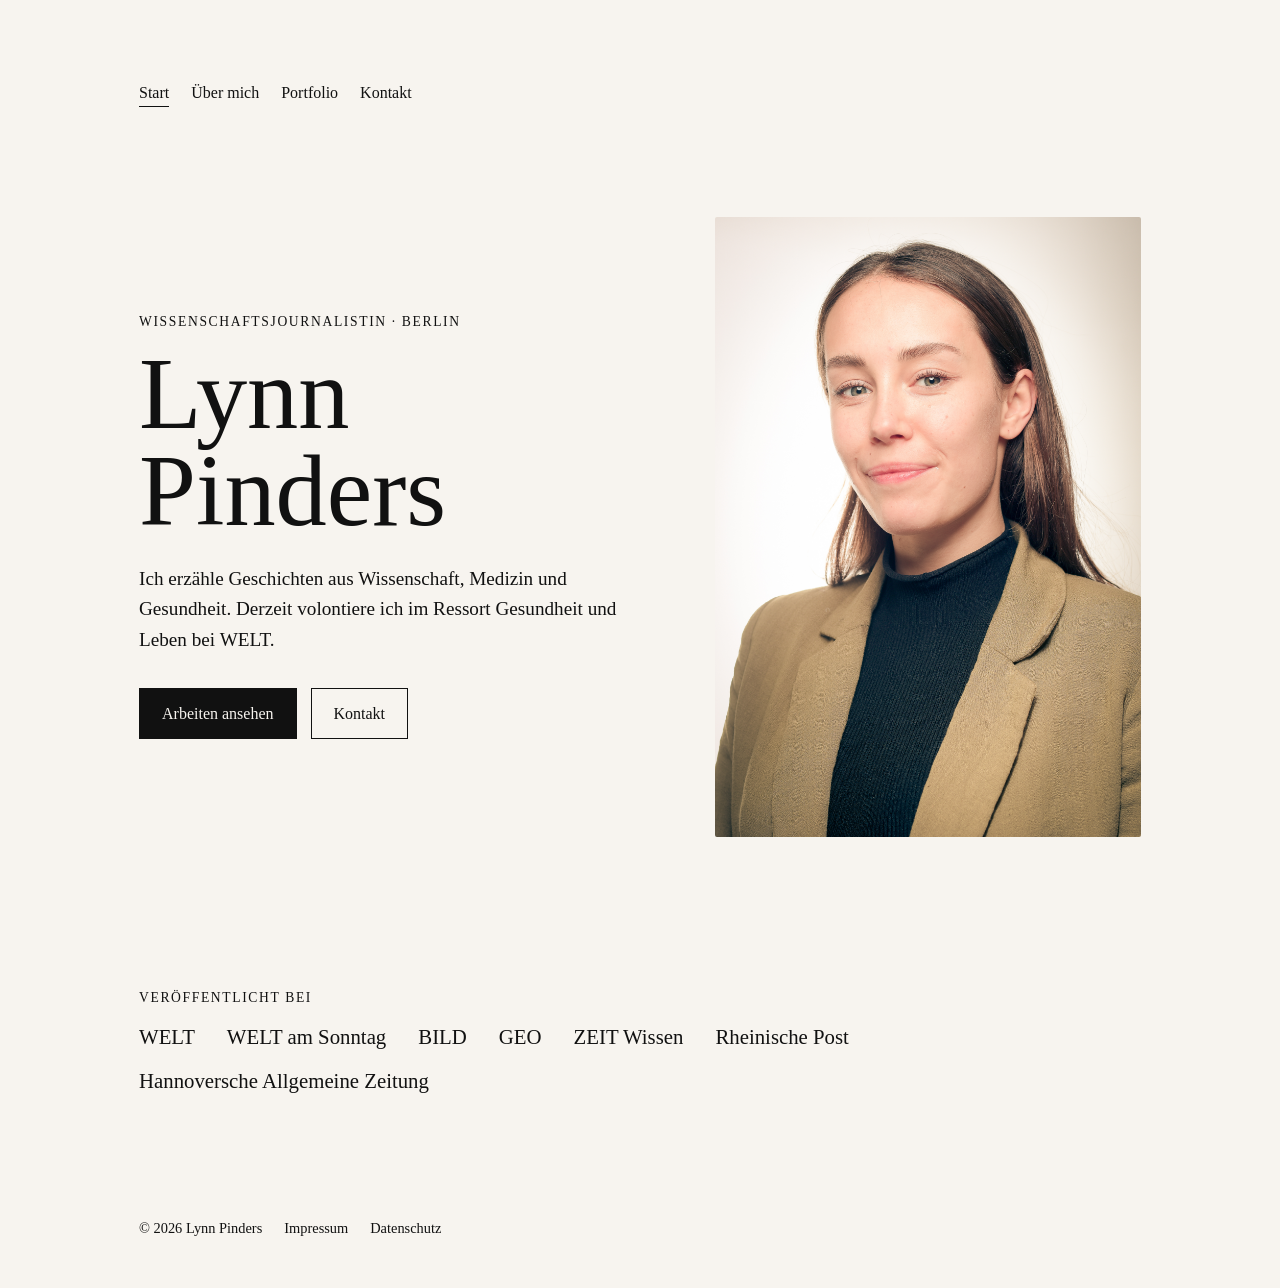
<file: index.html>
<!DOCTYPE html>
<html lang="de">
<head>
  <meta charset="UTF-8" />
  <meta name="viewport" content="width=device-width, initial-scale=1.0" />

  <title>Lynn Pinders | Wissenschaftsjournalistin in Berlin</title>
  <meta name="description" content="Lynn Pinders ist Wissenschaftsjournalistin in Berlin und volontiert im Ressort Wissen und Gesundheit bei WELT." />

  <link rel="stylesheet" href="style.css?v=5" />
</head>
<body>
  <main class="page">
    <header>
      <nav class="site-nav">
        <a href="index.html" aria-current="page">Start</a>
        <a href="ueber-mich.html">Über mich</a>
        <a href="portfolio.html">Portfolio</a>
        <a href="kontakt.html">Kontakt</a>
      </nav>
    </header>

    <!-- 1. Einstieg -->
    <section class="hero">
      <div>
        <p class="kicker">Wissenschaftsjournalistin · Berlin</p>
        <h1>Lynn Pinders</h1>
        <p class="intro">
          Ich erzähle Geschichten aus Wissenschaft, Medizin und Gesundheit.
          Derzeit volontiere ich im Ressort Gesundheit und Leben bei WELT.
        </p>
        <p class="actions">
          <a class="button" href="portfolio.html">Arbeiten ansehen</a>
          <a class="button button-light" href="kontakt.html">Kontakt</a>
        </p>
      </div>
                  <img class="intro-image" src="portrait.jpg" alt="Porträt von Lynn Pinders" />
    </section>

    <!-- 2. Veröffentlicht bei -->
    <section class="home-section">
      <p class="kicker">Veröffentlicht bei</p>
      <ul class="outlets-list">
        <li>WELT</li>
        <li>WELT am Sonntag</li>
        <li>BILD</li>
        <li>GEO</li>
        <li>ZEIT Wissen</li>
        <li>Rheinische Post</li>
        <li>Hannoversche Allgemeine Zeitung</li>
      </ul>
    </section>

    <footer class="site-footer">
      <span>© 2026 Lynn Pinders</span>
      <a href="impressum.html">Impressum</a>
      <a href="datenschutz.html">Datenschutz</a>
    </footer>
  </main>
</body>
</html>
</file>
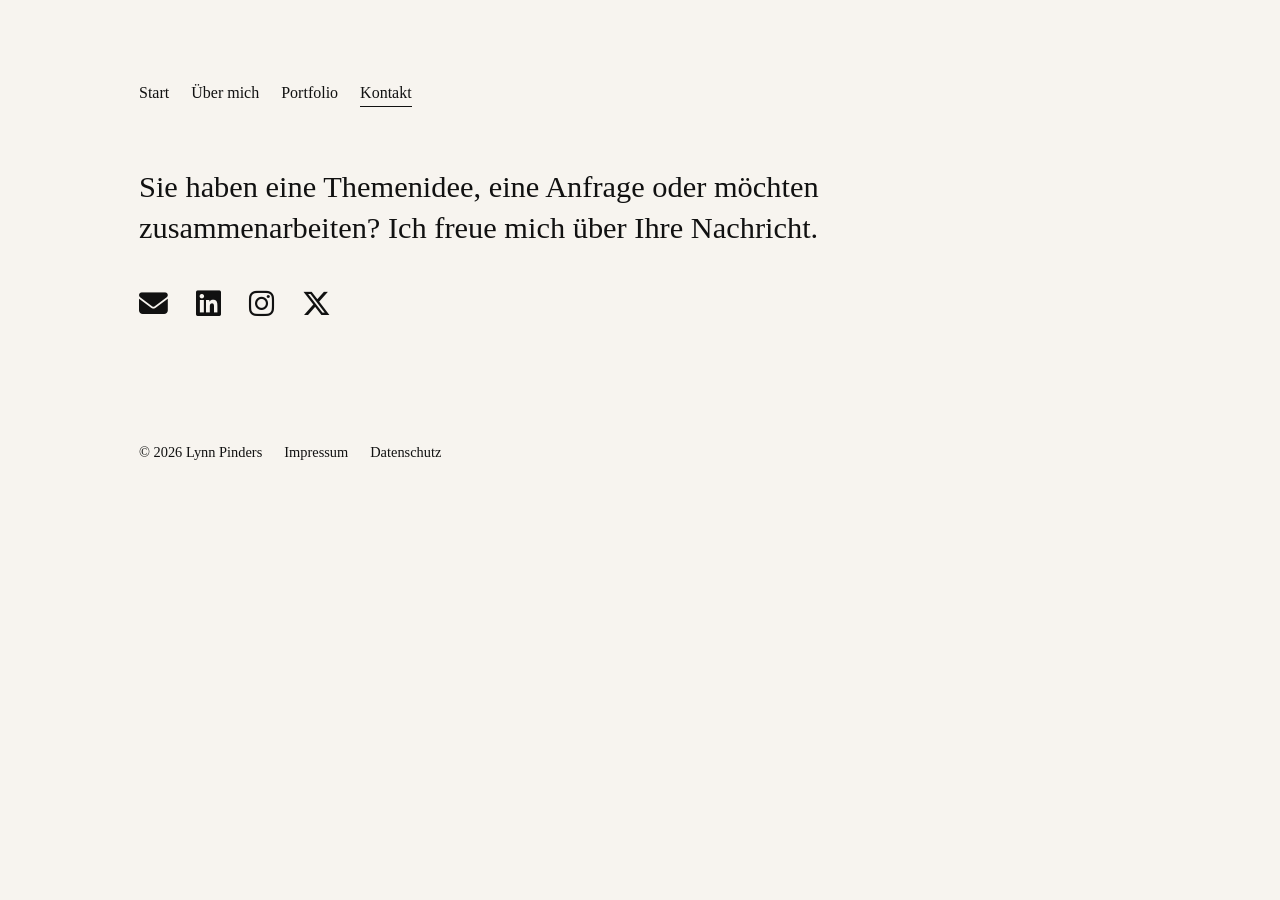
<file: kontakt (1).html>
<!DOCTYPE html>
<html lang="de">
<head>
  <meta charset="UTF-8" />
  <meta name="viewport" content="width=device-width, initial-scale=1.0" />

  <title>Kontakt | Lynn Pinders</title>
  <meta name="description" content="Kontakt zu Lynn Pinders, Wissenschaftsjournalistin in Berlin: E-Mail, LinkedIn, Instagram und X." />

  <link rel="stylesheet" href="https://cdnjs.cloudflare.com/ajax/libs/font-awesome/6.5.2/css/all.min.css" />
  <link rel="stylesheet" href="style.css?v=6" />
</head>
<body>
  <main class="page">
    <header>
      <nav class="site-nav">
        <a href="index.html">Start</a>
        <a href="ueber-mich.html">Über mich</a>
        <a href="portfolio.html">Portfolio</a>
        <a href="kontakt.html" aria-current="page">Kontakt</a>
      </nav>
    </header>

    <section>
      <h1 class="contact-title">Sie haben eine Themenidee, eine Anfrage oder möchten zusammenarbeiten? Ich freue mich über Ihre Nachricht.</h1>

      <p class="social-links">
        <a href="mailto:lynn.pinders@gmx.de" aria-label="E-Mail an Lynn Pinders">
          <i class="fa-solid fa-envelope" aria-hidden="true"></i>
        </a>
        <a href="https://www.linkedin.com/in/lynnpinders/" target="_blank" rel="noopener noreferrer" aria-label="LinkedIn">
          <i class="fa-brands fa-linkedin" aria-hidden="true"></i>
        </a>
        <a href="https://www.instagram.com/lynnpinders/" target="_blank" rel="noopener noreferrer" aria-label="Instagram">
          <i class="fa-brands fa-instagram" aria-hidden="true"></i>
        </a>
        <a href="https://x.com/LynnPinders" target="_blank" rel="noopener noreferrer" aria-label="X">
          <i class="fa-brands fa-x-twitter" aria-hidden="true"></i>
        </a>
      </p>
    </section>

    <footer class="site-footer">
      <span>© 2026 Lynn Pinders</span>
      <a href="impressum.html">Impressum</a>
      <a href="datenschutz.html">Datenschutz</a>
    </footer>
  </main>
</body>
</html>
</file>
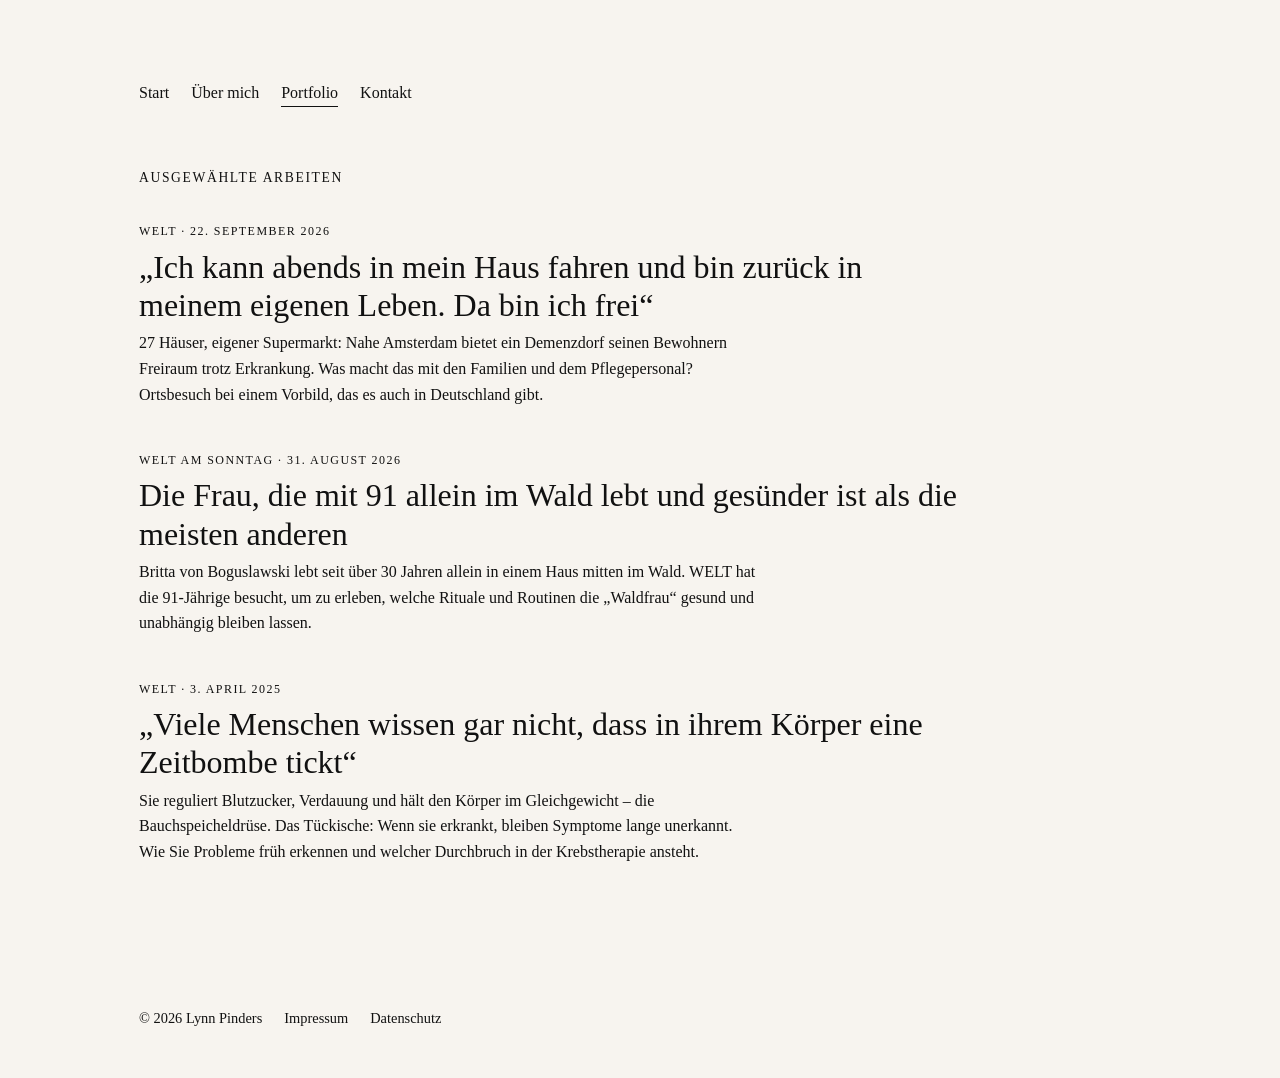
<file: portfolio.html>
<!DOCTYPE html>
<html lang="de">
<head>
  <meta charset="UTF-8" />
  <meta name="viewport" content="width=device-width, initial-scale=1.0" />

  <title>Portfolio | Lynn Pinders</title>
  <meta name="description" content="Ausgewählte Artikel von Lynn Pinders, Wissenschaftsjournalistin in Berlin, erschienen bei WELT und WELT am Sonntag." />

  <link rel="stylesheet" href="style.css?v=5" />
</head>
<body>
  <main class="page">
    <header>
      <nav class="site-nav">
        <a href="index.html">Start</a>
        <a href="ueber-mich.html">Über mich</a>
        <a href="portfolio.html" aria-current="page">Portfolio</a>
        <a href="kontakt.html">Kontakt</a>
      </nav>
    </header>

    <section class="home-section" style="margin-top: 0;">
      <p class="kicker">Ausgewählte Arbeiten</p>
      <ol class="articles">
        <li>
          <a href="https://www.welt.de/gesundheit/plus6a82bc8a9c4b6838990477ef/demenzdorf-ich-kann-abends-in-mein-haus-fahren-und-bin-zurueck-in-meinem-eigenen-leben-da-bin-ich-frei.html" target="_blank" rel="noopener noreferrer">
            <span class="article-meta">WELT · 22. September 2026</span>
            <span class="article-title">„Ich kann abends in mein Haus fahren und bin zurück in meinem eigenen Leben. Da bin ich frei“</span>
            <span class="article-teaser">27 Häuser, eigener Supermarkt: Nahe Amsterdam bietet ein Demenzdorf seinen Bewohnern Freiraum trotz Erkrankung. Was macht das mit den Familien und dem Pflegepersonal? Ortsbesuch bei einem Vorbild, das es auch in Deutschland gibt.</span>
          </a>
        </li>
        <li>
          <a href="https://www.welt.de/gesundheit/article6a6b52e4b5b26399f0be156d/britta-von-boguslawski-gott-hat-mir-ermoeglicht-im-wald-zu-leben-das-ist-kein-verdienst-sondern-gnade.html" target="_blank" rel="noopener noreferrer">
            <span class="article-meta">WELT am Sonntag · 31. August 2026</span>
            <span class="article-title">Die Frau, die mit 91 allein im Wald lebt und gesünder ist als die meisten anderen</span>
            <span class="article-teaser">Britta von Boguslawski lebt seit über 30 Jahren allein in einem Haus mitten im Wald. WELT hat die 91-Jährige besucht, um zu erleben, welche Rituale und Routinen die „Waldfrau“ gesund und unabhängig bleiben lassen.</span>
          </a>
        </li>
        <li>
          <a href="https://www.welt.de/gesundheit/plus69c2457aaf187d606b810e86/krebs-viele-menschen-wissen-gar-nicht-dass-in-ihrem-koerper-eine-zeitbombe-tickt.html" target="_blank" rel="noopener noreferrer">
            <span class="article-meta">WELT · 3. April 2025</span>
            <span class="article-title">„Viele Menschen wissen gar nicht, dass in ihrem Körper eine Zeitbombe tickt“</span>
            <span class="article-teaser">Sie reguliert Blutzucker, Verdauung und hält den Körper im Gleichgewicht – die Bauchspeicheldrüse. Das Tückische: Wenn sie erkrankt, bleiben Symptome lange unerkannt. Wie Sie Probleme früh erkennen und welcher Durchbruch in der Krebstherapie ansteht.</span>
          </a>
        </li>
      </ol>
    </section>

    <footer class="site-footer">
      <span>© 2026 Lynn Pinders</span>
      <a href="impressum.html">Impressum</a>
      <a href="datenschutz.html">Datenschutz</a>
    </footer>
  </main>
</body>
</html>
</file>
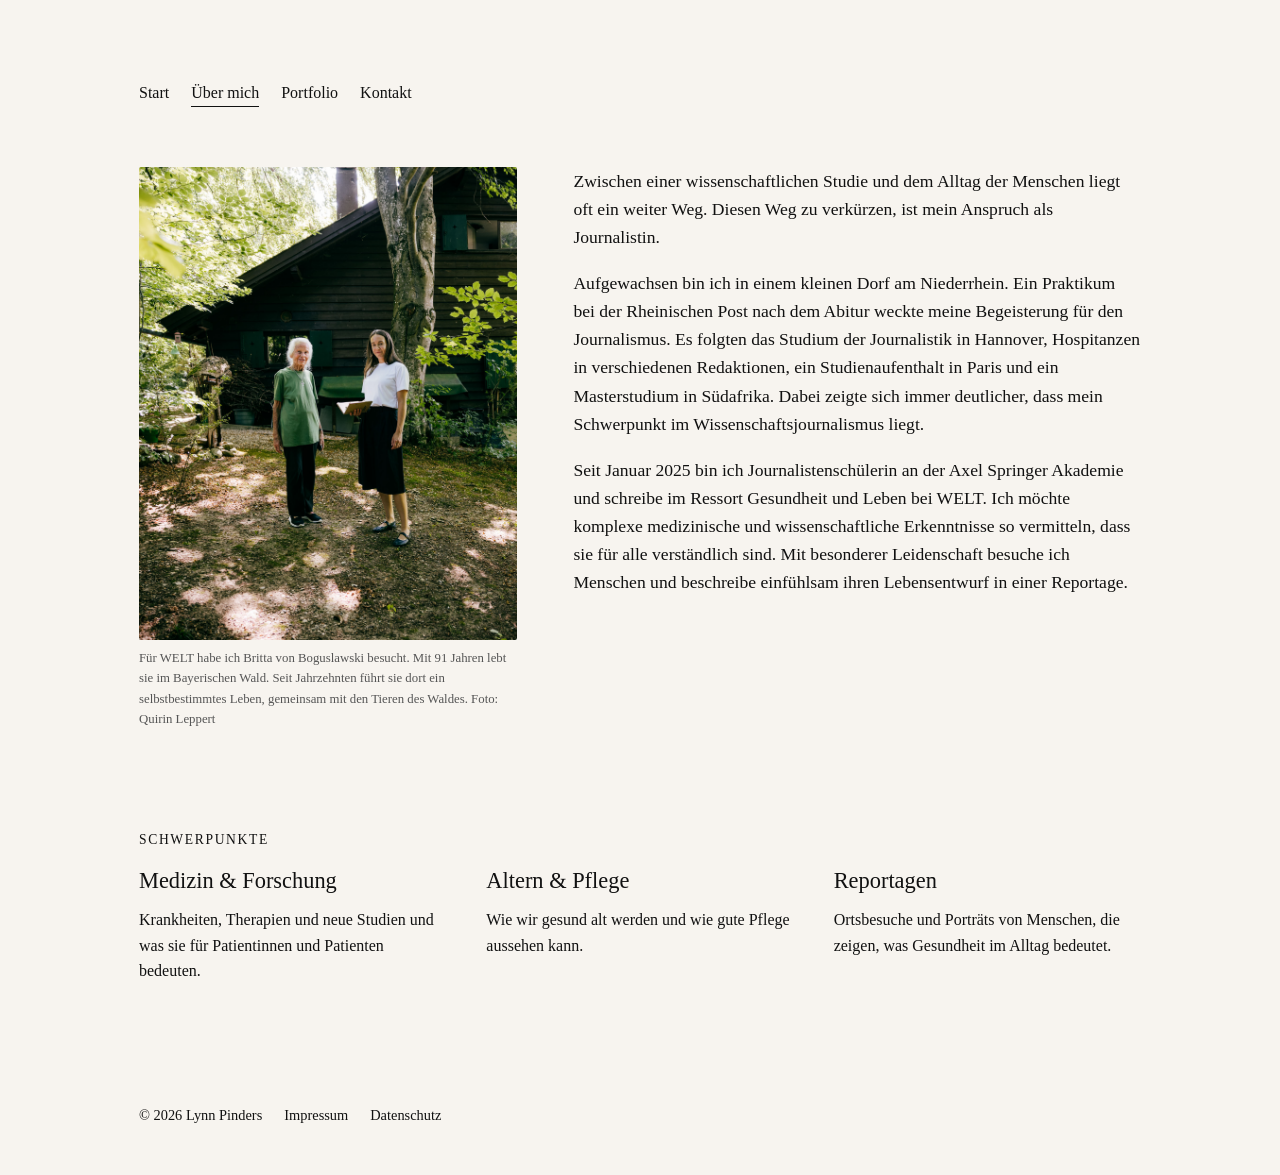
<file: ueber-mich.html>
<!DOCTYPE html>
<html lang="de">
<head>
  <meta charset="UTF-8" />
  <meta name="viewport" content="width=device-width, initial-scale=1.0" />

  <title>Über mich | Lynn Pinders</title>
  <meta name="description" content="Über Lynn Pinders, Wissenschaftsjournalistin in Berlin: Werdegang und Schwerpunkte." />

  <link rel="stylesheet" href="style.css?v=7" />
</head>
<body>
  <main class="page">
    <header>
      <nav class="site-nav">
        <a href="index.html">Start</a>
        <a href="ueber-mich.html" aria-current="page">Über mich</a>
        <a href="portfolio.html">Portfolio</a>
        <a href="kontakt.html">Kontakt</a>
      </nav>
    </header>

    <!-- Bild links, Text rechts -->
    <section class="about-intro">
      <figure class="about-figure">
        <img class="about-portrait" src="Waldfrau.jpg" alt="Lynn Pinders bei der Recherche zur Waldfrau" />
        <figcaption>Für WELT habe ich Britta von Boguslawski besucht. Mit 91 Jahren lebt sie im Bayerischen Wald.
          Seit Jahrzehnten führt sie dort ein selbstbestimmtes Leben, gemeinsam mit den Tieren des Waldes.
          Foto: Quirin Leppert</figcaption>
      </figure>

      <div class="about-text">
        <p>
          Zwischen einer wissenschaftlichen Studie und dem Alltag der Menschen liegt oft ein weiter Weg.
          Diesen Weg zu verkürzen, ist mein Anspruch als Journalistin.
        </p>

        <p>
          Aufgewachsen bin ich in einem kleinen Dorf am Niederrhein.
          Ein Praktikum bei der Rheinischen Post nach dem Abitur weckte meine Begeisterung für den Journalismus.
          Es folgten das Studium der Journalistik in Hannover, Hospitanzen in verschiedenen Redaktionen,
          ein Studienaufenthalt in Paris und ein Masterstudium in Südafrika. Dabei zeigte sich immer deutlicher,
          dass mein Schwerpunkt im Wissenschaftsjournalismus liegt.
        </p>

        <p>
          Seit Januar 2025 bin ich Journalistenschülerin an der Axel Springer Akademie und schreibe im Ressort
          Gesundheit und Leben bei WELT. Ich möchte komplexe medizinische und wissenschaftliche Erkenntnisse so vermitteln, dass
          sie für alle verständlich sind. Mit besonderer Leidenschaft besuche ich Menschen und beschreibe einfühlsam
          ihren Lebensentwurf in einer Reportage.
        </p>
      </div>
    </section>

    <section class="home-section">
      <p class="kicker">Schwerpunkte</p>
      <ul class="topics">
        <li>
          <h3>Medizin &amp; Forschung</h3>
          <p>Krankheiten, Therapien und neue Studien und was sie für Patientinnen und Patienten bedeuten.</p>
        </li>
        <li>
          <h3>Altern &amp; Pflege</h3>
          <p>Wie wir gesund alt werden und wie gute Pflege aussehen kann.</p>
        </li>
        <li>
          <h3>Reportagen</h3>
          <p>Ortsbesuche und Porträts von Menschen, die zeigen, was Gesundheit im Alltag bedeutet.</p>
        </li>
      </ul>
    </section>

    <footer class="site-footer">
      <span>© 2026 Lynn Pinders</span>
      <a href="impressum.html">Impressum</a>
      <a href="datenschutz.html">Datenschutz</a>
</file>
<file: style.css>
* {
  box-sizing: border-box;
}

body {
  margin: 0;
  font-family: Georgia, "Times New Roman", serif;
  color: #111;
  background: #f7f4ef;
  line-height: 1.6;
}

.page {
  max-width: 1050px;
  margin: 0 auto;
  padding: 48px 24px;
}

.kicker {
  text-transform: uppercase;
  letter-spacing: 0.12em;
  font-size: 0.85rem;
  margin-bottom: 12px;
}

h1 {
  font-size: clamp(3rem, 8vw, 7rem);
  line-height: 0.95;
  margin: 0 0 24px;
  font-weight: normal;
}

h2 {
  font-size: 2rem;
  margin-top: 80px;
  margin-bottom: 20px;
  font-weight: normal;
}

.intro {
  max-width: 620px;
  font-size: 1.2rem;
}

a {
  color: #111;
  text-underline-offset: 4px;
}

section {
  max-width: 760px;
}

/* Navigation */

nav {
  display: flex;
  flex-wrap: wrap;
  gap: 18px;
  margin-top: 32px;
}

.site-nav {
  display: flex;
  flex-wrap: wrap;
  gap: 22px;
  margin-bottom: 60px;
  font-size: 1rem;
}

.site-nav a {
  color: #111;
  text-decoration: none;
  border-bottom: 1px solid transparent;
}

.site-nav a:hover,
.site-nav a[aria-current="page"] {
  border-bottom: 1px solid #111;
}

/* Startseite: Einstieg mit Foto */

.hero {
  min-height: 80vh;
  display: grid;
  grid-template-columns: 1.1fr 0.9fr;
  gap: 56px;
  align-items: center;
}

section.hero {
  max-width: none;
}

.hero img {
  width: 100%;
  max-height: 620px;
  object-fit: cover;
  border-radius: 2px;
}

.intro-image {
  opacity: 0;
  transform: translateY(24px);
  animation: fadeInImage 1s ease-out forwards;
  animation-delay: 0.6s;
}

@keyframes fadeInImage {
  from {
    opacity: 0;
    transform: translateY(24px);
  }

  to {
    opacity: 1;
    transform: translateY(0);
  }
}

/* Buttons */

.actions {
  display: flex;
  flex-wrap: wrap;
  gap: 14px;
  margin-top: 32px;
}

.button {
  display: inline-block;
  padding: 12px 22px;
  background: #111;
  color: #f7f4ef;
  text-decoration: none;
  border: 1px solid #111;
  transition: background 0.2s, color 0.2s;
}

.button:hover {
  background: #8a2c1d;
  border-color: #8a2c1d;
  color: #f7f4ef;
}

.button-light {
  background: transparent;
  color: #111;
}

.button-light:hover {
  background: transparent;
  color: #8a2c1d;
}

/* Abschnitte */

.home-section {
  max-width: none;
  margin-top: 100px;
}

/* Startseite: Medien */

.outlets-list {
  list-style: none;
  padding: 0;
  margin: 0;
  display: flex;
  flex-wrap: wrap;
  gap: 10px 32px;
  font-size: 1.3rem;
}

/* Über mich: Bild links, Text rechts */

.about-intro {
  max-width: none;
  display: grid;
  grid-template-columns: 0.8fr 1.2fr;
  gap: 56px;
  align-items: start;
}

.about-figure {
  margin: 0;
}

.about-portrait {
  width: 100%;
  aspect-ratio: 4 / 5;
  object-fit: cover;
  object-position: 25% center;
  border-radius: 2px;
  display: block;
}

.about-figure figcaption {
  margin-top: 8px;
  font-size: 0.8rem;
  color: #555;
}

.about-text p {
  font-size: 1.1rem;
  margin: 0 0 18px;
}

/* Über mich: Schwerpunkte */

.topics {
  list-style: none;
  padding: 0;
  margin: 0;
  display: grid;
  grid-template-columns: repeat(3, 1fr);
  gap: 40px;
}

.topics h3 {
  font-size: 1.4rem;
  font-weight: normal;
  margin: 0 0 8px;
}

.topics p {
  margin: 0;
}

/* Portfolio: Artikel */

.articles {
  list-style: none;
  padding: 0;
  margin: 0;
}

.articles a {
  display: block;
  padding: 22px 0;
  text-decoration: none;
}

.article-meta {
  display: block;
  text-transform: uppercase;
  letter-spacing: 0.12em;
  font-size: 0.75rem;
  margin-bottom: 6px;
}

.article-title {
  display: block;
  max-width: 820px;
  font-size: clamp(1.4rem, 3vw, 2rem);
  line-height: 1.2;
}

.article-teaser {
  display: block;
  margin-top: 6px;
  max-width: 620px;
}

.articles a:hover .article-title {
  color: #8a2c1d;
}

/* Kontaktseite */

.contact-title {
  font-size: clamp(1.4rem, 2.6vw, 1.9rem);
  line-height: 1.35;
  max-width: 680px;
}

.social-links {
  display: flex;
  flex-wrap: wrap;
  gap: 28px;
  margin-top: 40px;
}

.social-links a {
  color: #111;
  text-decoration: none;
  transition: color 0.2s;
}

.social-links i {
  font-size: 1.8rem;
}

.social-links a:hover {
  color: #8a2c1d;
}

/* Fußzeile */

.site-footer {
  display: flex;
  flex-wrap: wrap;
  gap: 22px;
  margin-top: 120px;
  font-size: 0.9rem;
}

.site-footer a {
  text-decoration: none;
}

.site-footer a:hover {
  text-decoration: underline;
}

/* Handy und kleine Bildschirme */

@media (max-width: 800px) {
  .hero {
    grid-template-columns: 1fr;
    gap: 32px;
  }

  .hero img {
    max-height: 480px;
  }

  .about-intro {
    grid-template-columns: 1fr;
    gap: 28px;
  }

  .topics {
    grid-template-columns: 1fr;
    gap: 28px;
  }

  .home-section {
    margin-top: 72px;
  }
}
</file>
